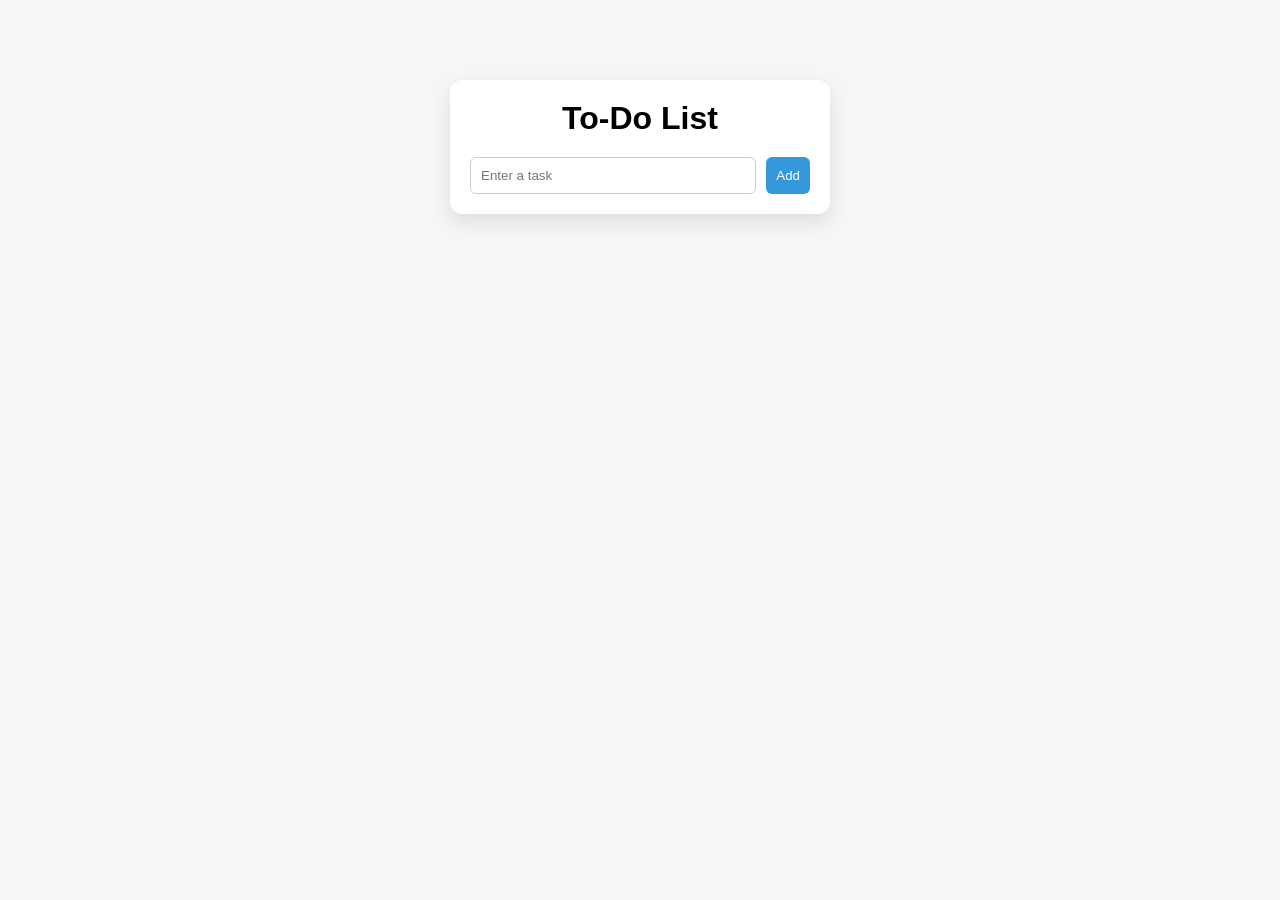
<file: index.html>
<!DOCTYPE html>
<html lang="en">
<head>
    <meta charset="UTF-8">
    <meta name="viewport" content="width=device-width, initial-scale=1.0">
    <title>To-Do List</title>
    <link rel="stylesheet" href="styles.css">
</head>
<body>

    <div class="container">
        <h1>To-Do List</h1>

        <div class="input-section">
            <input type="text" id="taskInput" placeholder="Enter a task">
            <button id="addBtn">Add</button>
        </div>

        <ul id="taskList"></ul>
    </div>

    <script src="script.js"></script>
</body>
</html>
</file>
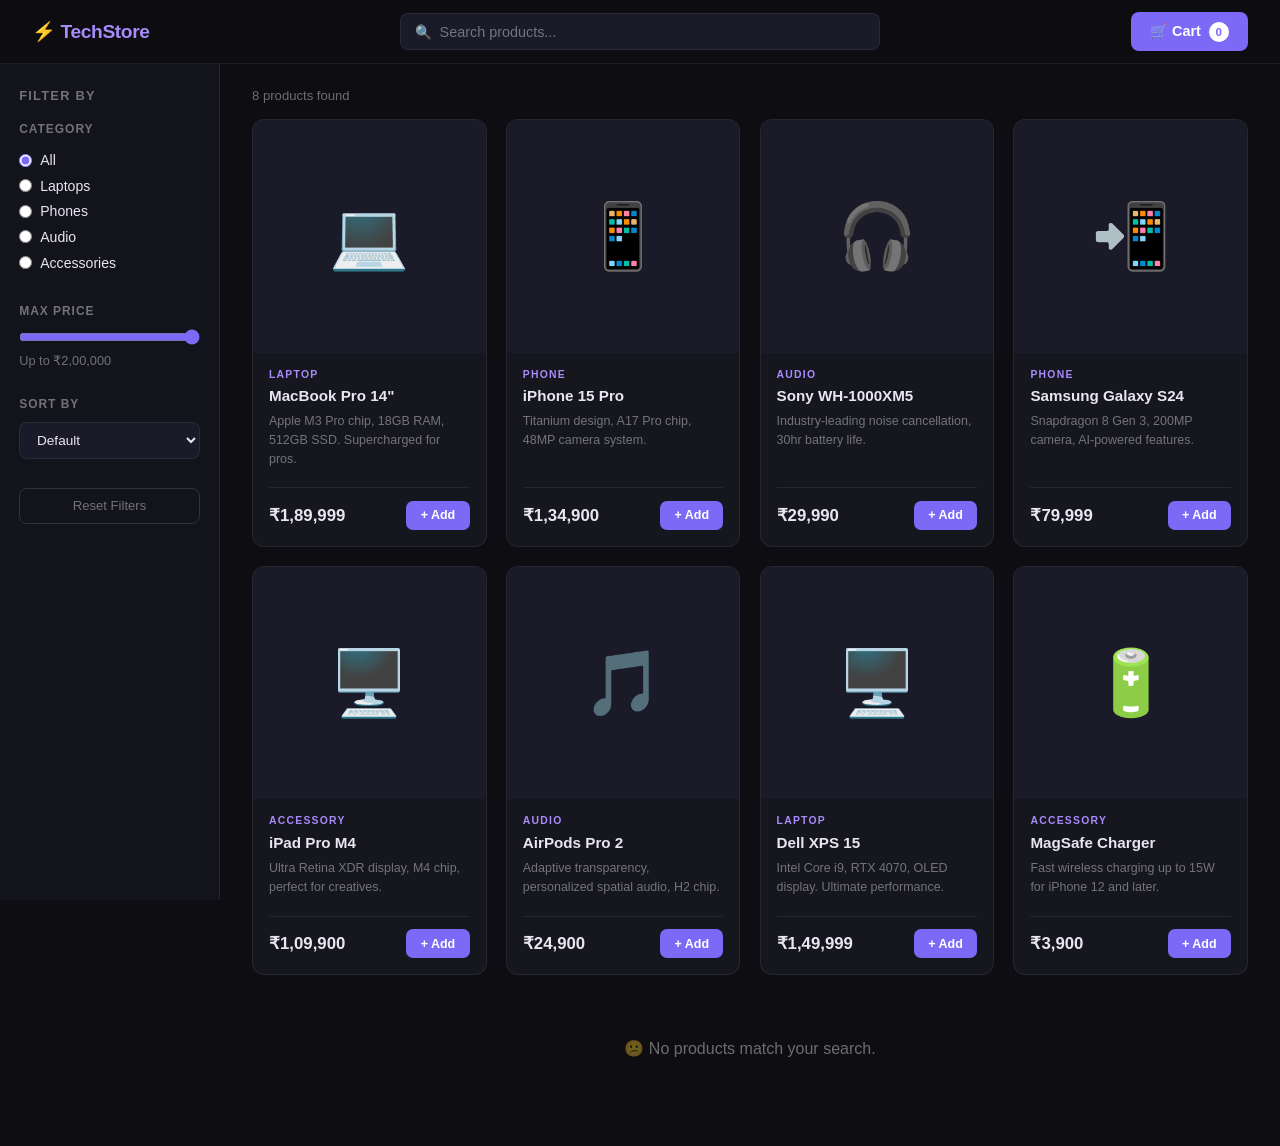
<file: task-10/index.html>
<!DOCTYPE html>
<html lang="en">
<head>
  <meta charset="UTF-8"/>
  <meta name="viewport" content="width=device-width, initial-scale=1.0"/>
  <title>TechStore — Electronics</title>
  <link rel="stylesheet" href="styles.css"/>
</head>
<body>

  <!-- NAVBAR -->
  <header class="navbar">
    <div class="nav-left">
      <span class="nav-logo">⚡ TechStore</span>
    </div>
    <div class="nav-center">
      <div class="search-wrapper">
        <span class="search-icon">🔍</span>
        <input
          type="text"
          id="search-input"
          placeholder="Search products..."
          autocomplete="off"
        />
      </div>
    </div>
    <div class="nav-right">
      <button class="cart-btn" id="cart-toggle" aria-label="Open cart">
        🛒 Cart
        <span class="cart-count" id="cart-count">0</span>
      </button>
    </div>
  </header>

  <!-- MAIN LAYOUT -->
  <div class="layout">

    <!-- SIDEBAR FILTERS -->
    <aside class="sidebar">
      <h3 class="sidebar-title">Filter by</h3>

      <div class="filter-group">
        <p class="filter-label">Category</p>
        <label class="filter-option">
          <input type="radio" name="category" value="all" checked/> All
        </label>
        <label class="filter-option">
          <input type="radio" name="category" value="laptop"/> Laptops
        </label>
        <label class="filter-option">
          <input type="radio" name="category" value="phone"/> Phones
        </label>
        <label class="filter-option">
          <input type="radio" name="category" value="audio"/> Audio
        </label>
        <label class="filter-option">
          <input type="radio" name="category" value="accessory"/> Accessories
        </label>
      </div>

      <div class="filter-group">
        <p class="filter-label">Max Price</p>
        <input type="range" id="price-range" min="0" max="200000" value="200000" step="1000"/>
        <p class="range-value">Up to ₹<span id="price-display">2,00,000</span></p>
      </div>

      <div class="filter-group">
        <p class="filter-label">Sort by</p>
        <select id="sort-select">
          <option value="default">Default</option>
          <option value="price-asc">Price: Low → High</option>
          <option value="price-desc">Price: High → Low</option>
          <option value="name-asc">Name: A → Z</option>
        </select>
      </div>

      <button class="btn-reset" id="reset-filters">Reset Filters</button>
    </aside>

    <!-- PRODUCT GRID -->
    <main class="main-content">
      <div class="results-bar">
        <p id="results-count"></p>
      </div>
      <div class="product-grid" id="product-grid"></div>
      <p class="no-results hidden" id="no-results">
        😕 No products match your search.
      </p>
    </main>
  </div>

  <!-- CART DRAWER -->
  <div class="cart-overlay hidden" id="cart-overlay"></div>
  <aside class="cart-drawer hidden" id="cart-drawer">
    <div class="cart-header">
      <h2>Your Cart</h2>
      <button class="cart-close" id="cart-close" aria-label="Close cart">✕</button>
    </div>

    <div class="cart-items" id="cart-items">
      <!-- populated by JS -->
    </div>

    <div class="cart-empty hidden" id="cart-empty">
      <p>🛒 Your cart is empty</p>
      <span>Add some products!</span>
    </div>

    <div class="cart-footer" id="cart-footer">
      <div class="coupon-row">
        <input type="text" id="coupon-input" placeholder="Coupon code" />
        <button id="coupon-apply">Apply</button>
      </div>
      <p class="coupon-msg" id="coupon-msg"></p>

      <div class="price-breakdown">
        <div class="price-row">
          <span>Subtotal</span>
          <span id="subtotal"></span>
        </div>
        <div class="price-row" id="discount-row" style="display:none">
          <span>Discount</span>
          <span id="discount-amount" class="green"></span>
        </div>
        <div class="price-row">
          <span>Tax (18% GST)</span>
          <span id="tax-amount"></span>
        </div>
        <div class="price-row total-row">
          <span>Total</span>
          <span id="total-amount"></span>
        </div>
      </div>

      <button class="btn-checkout" id="checkout-btn">
        Proceed to Checkout →
      </button>
    </div>
  </aside>

  <!-- TOAST -->
  <div class="toast hidden" id="toast"></div>

  <script type="module" src="js/main.js"></script>
</body>
</html>
</file>
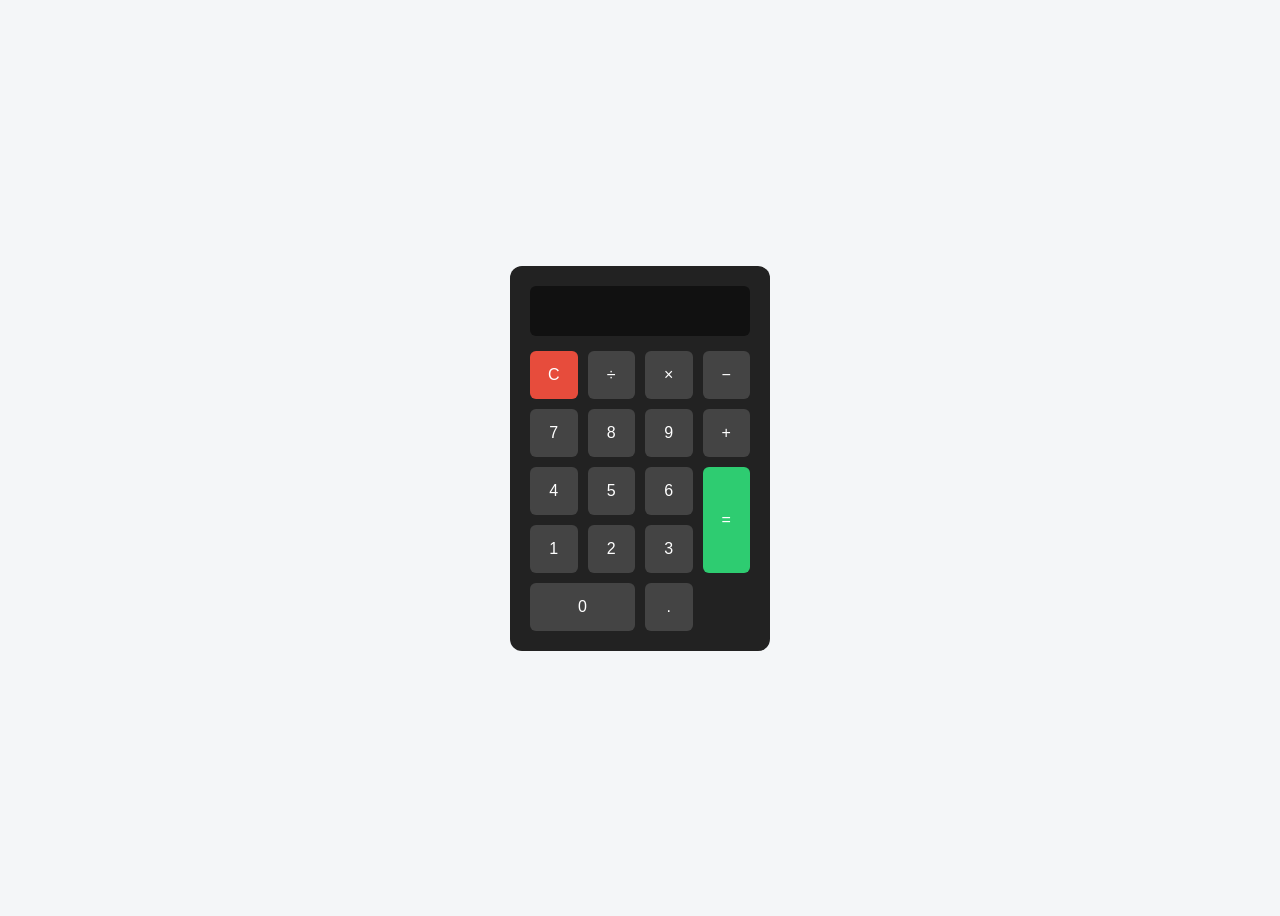
<file: task-2/index.html>
<!DOCTYPE html>
<html lang="en">
<head>
    <meta charset="UTF-8">
    <meta name="viewport" content="width=device-width, initial-scale=1.0">
    <title>Calculator</title>
    <link rel="stylesheet" href="styles.css">
</head>
<body>

    <div class="calculator">
        <input type="text" id="display" disabled>

        <div class="buttons">
            <button onclick="clearDisplay()">C</button>
            <button onclick="append('/')">÷</button>
            <button onclick="append('*')">×</button>
            <button onclick="append('-')">−</button>

            <button onclick="append('7')">7</button>
            <button onclick="append('8')">8</button>
            <button onclick="append('9')">9</button>
            <button onclick="append('+')">+</button>

            <button onclick="append('4')">4</button>
            <button onclick="append('5')">5</button>
            <button onclick="append('6')">6</button>
            <button onclick="calculate()" class="equal">=</button>

            <button onclick="append('1')">1</button>
            <button onclick="append('2')">2</button>
            <button onclick="append('3')">3</button>

            <button onclick="append('0')" class="zero">0</button>
            <button onclick="append('.')">.</button>
        </div>
    </div>

    <script src="script.js" defer></script>
</body>
</html>
</file>
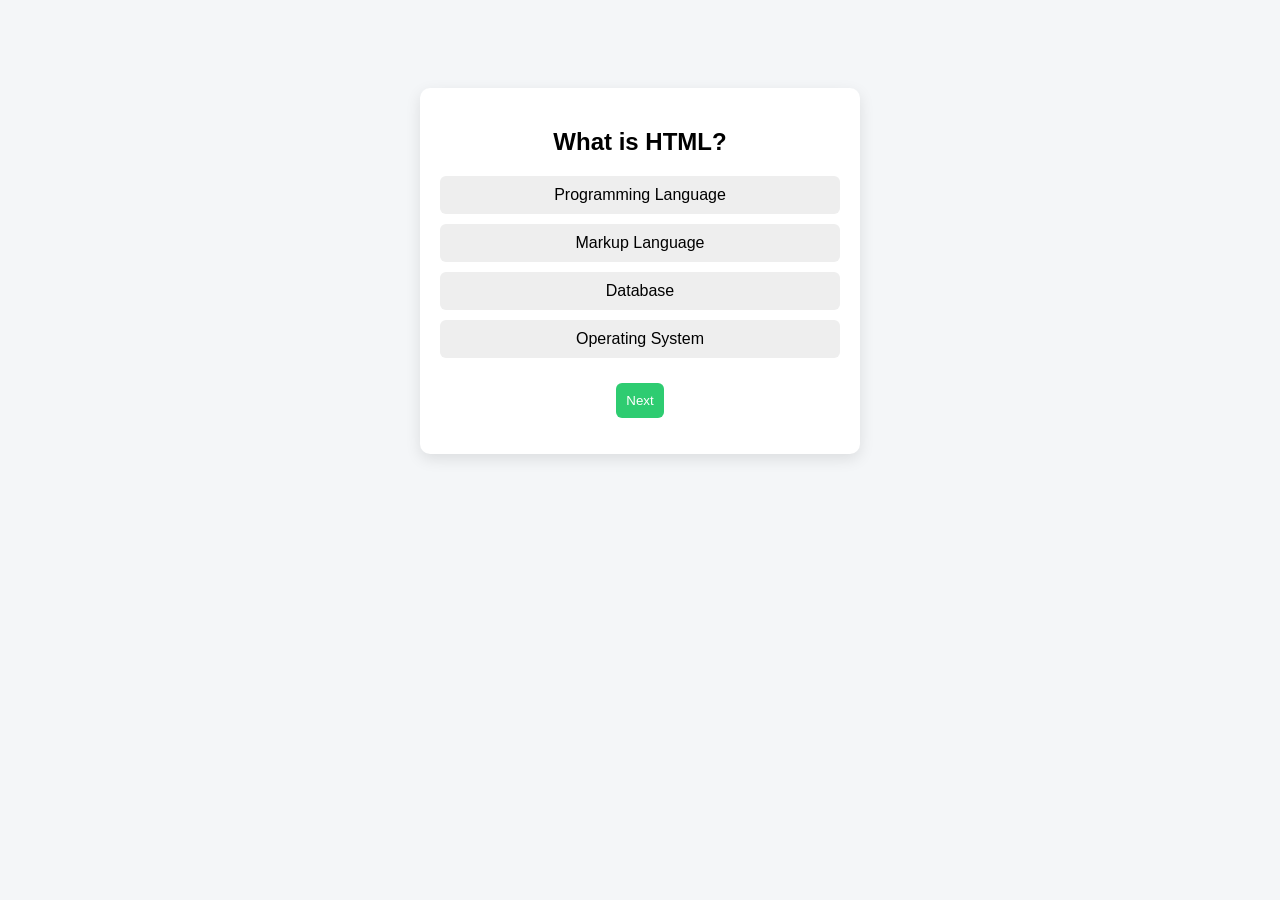
<file: task-5/index.html>
<!DOCTYPE html>
<html lang="en">
<head>
    <meta charset="UTF-8">
    <meta name="viewport" content="width=device-width, initial-scale=1.0">
    <title>Quiz App</title>
    <link rel="stylesheet" href="styles.css">
</head>
<body>

    <div class="quiz-container">
        <h2 id="question">Question here</h2>

        <div id="options"></div>

        <button id="nextBtn">Next</button>

        <p id="result"></p>
    </div>

    <script src="script.js"></script>
</body>
</html>
</file>
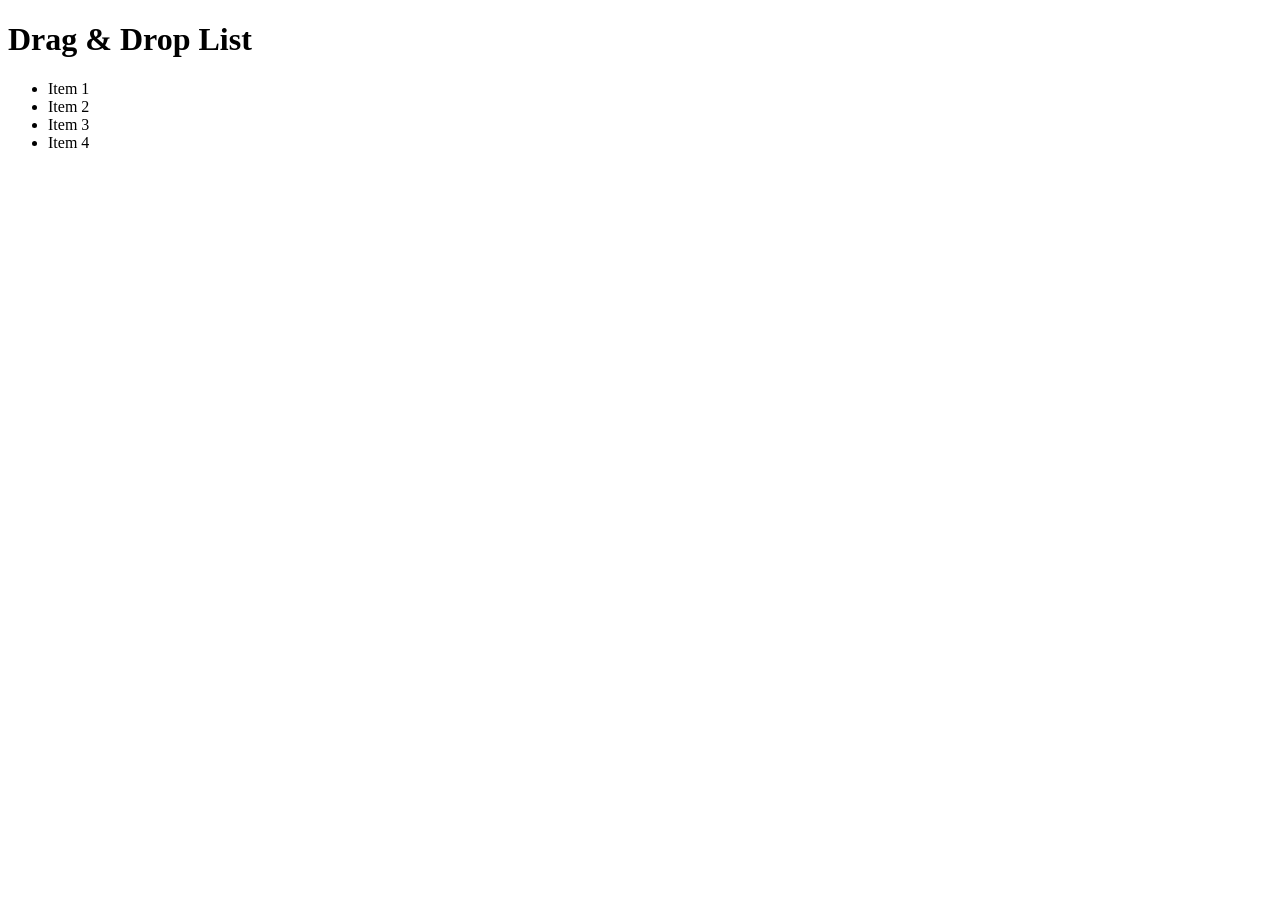
<file: task-6/index.html>
<!DOCTYPE html>
<html lang="en">
<head>
    <meta charset="UTF-8">
    <meta name="viewport" content="width=device-width, initial-scale=1.0">
    <title>Drag Drop List</title>
    <link rel="stylesheet" href="styles.css">
</head>
<body>

    <h1>Drag & Drop List</h1>

    <ul id="list">
        <li draggable="true">Item 1</li>
        <li draggable="true">Item 2</li>
        <li draggable="true">Item 3</li>
        <li draggable="true">Item 4</li>
    </ul>

    <script src="script.js"></script>
</body>
</html>
</file>
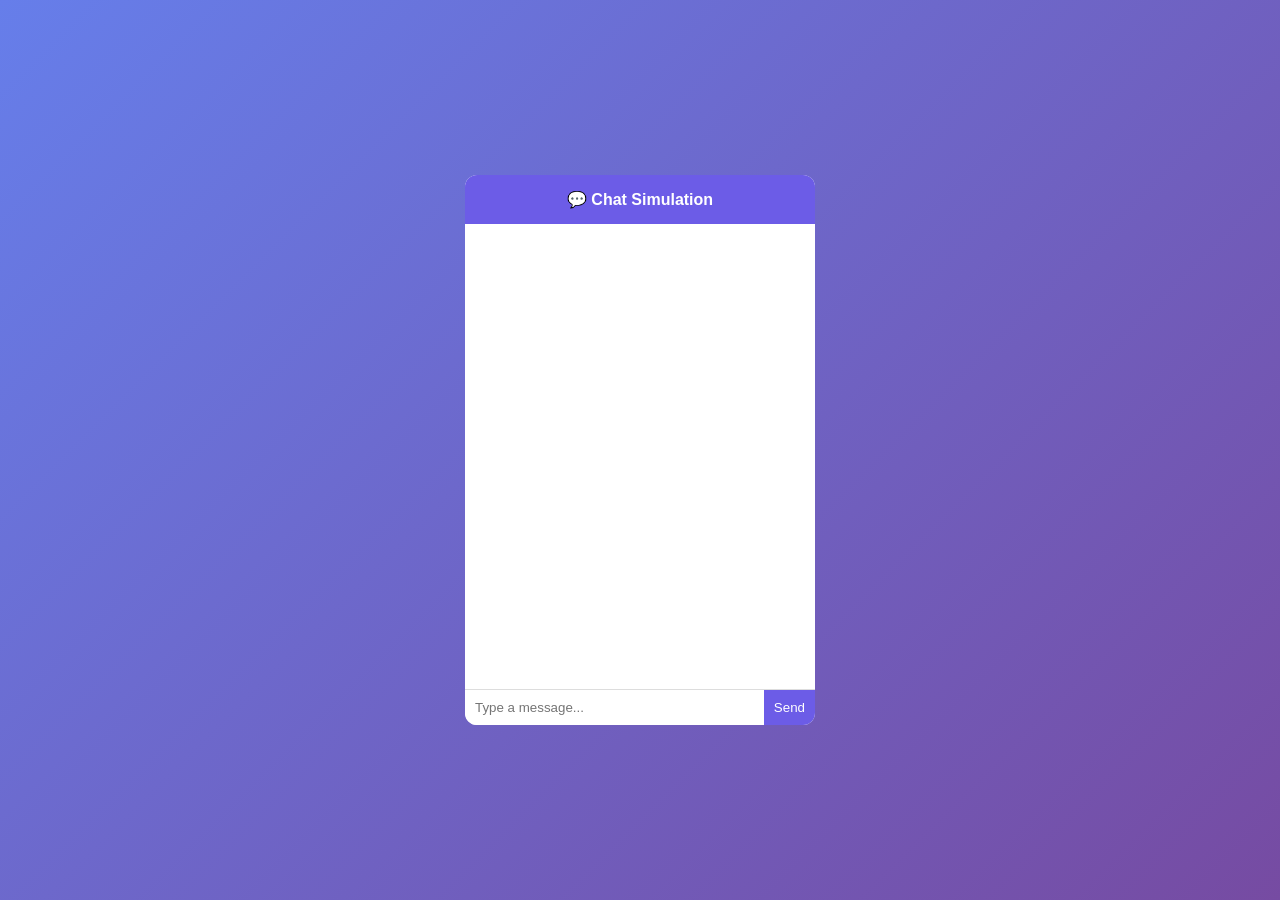
<file: task-7/index.html>
<!DOCTYPE html>
<html lang="en">
<head>
    <meta charset="UTF-8">
    <meta name="viewport" content="width=device-width, initial-scale=1.0">
    <title>Chat Simulation</title>
    <link rel="stylesheet" href="styles.css">
</head>
<body>

    <div class="chat-container">

        <div class="chat-header">
            💬 Chat Simulation
        </div>

        <div id="chatBox" class="chat-box"></div>

        <div class="input-area">
            <input type="text" id="messageInput" placeholder="Type a message...">
            <button id="sendBtn">Send</button>
        </div>

    </div>

    <script src="script.js"></script>
</body>
</html>
</file>
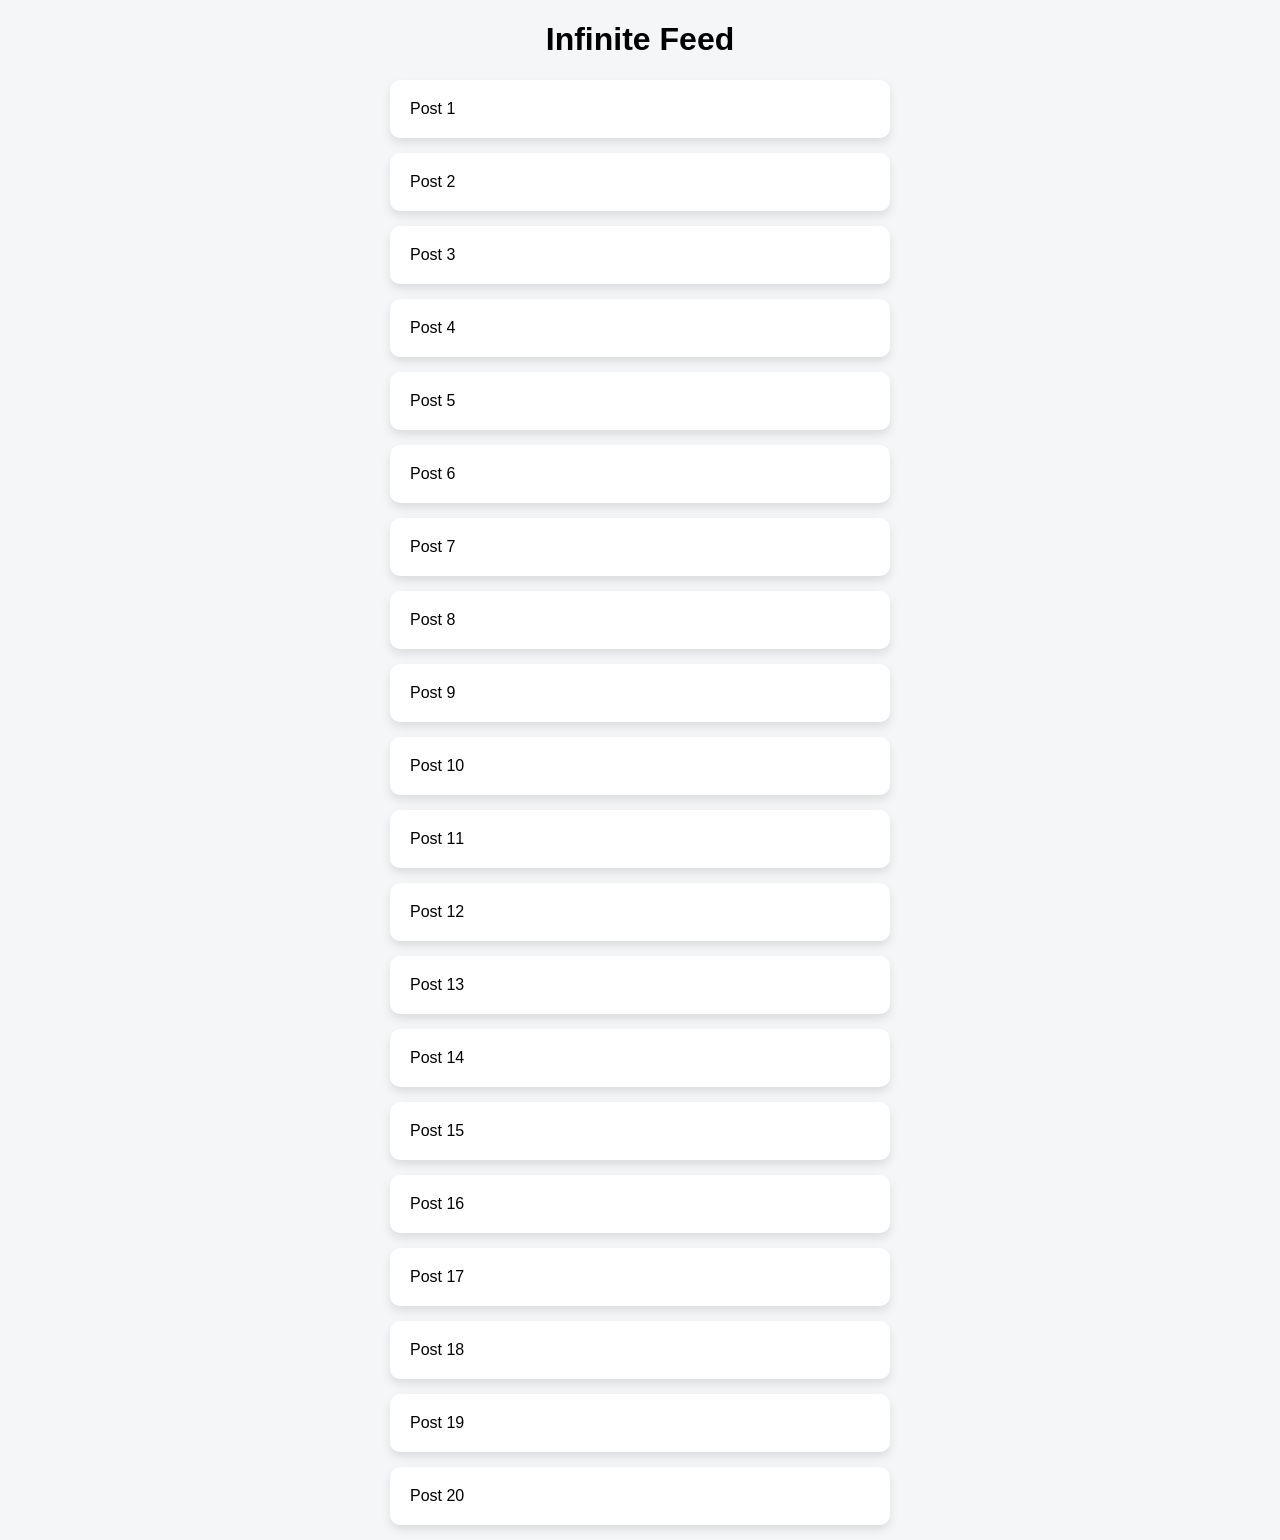
<file: task-9/index.html>
<!DOCTYPE html>
<html lang="en">
<head>
    <meta charset="UTF-8">
    <meta name="viewport" content="width=device-width, initial-scale=1.0">
    <title>Infinite Scroll</title>
    <link rel="stylesheet" href="styles.css">
</head>
<body>

    <h1>Infinite Feed</h1>

    <div id="container"></div>

    <div id="loader">Loading...</div>

    <script src="script.js"></script>
</body>
</html>
</file>
<file: styles.css>
* {
    margin: 0;
    padding: 0;
    box-sizing: border-box;
}

body {
    font-family: Arial, sans-serif;
    background: #f4f6f8;
    display: flex;
    justify-content: center;
    padding-top: 80px;
}

.container {
    background: white;
    padding: 20px;
    width: 380px;
    border-radius: 12px;
    box-shadow: 0 8px 20px rgba(0,0,0,0.1);
}

h1 {
    text-align: center;
    margin-bottom: 20px;
}

.input-section {
    display: flex;
    gap: 10px;
}

input {
    flex: 1;
    padding: 10px;
    border-radius: 6px;
    border: 1px solid #ccc;
}

button {
    padding: 10px;
    border: none;
    border-radius: 6px;
    cursor: pointer;
    color: white;
}

/* Add button */
#addBtn {
    background: #3498db;
}

#addBtn:hover {
    background: #2980b9;
}

/* Task item */
li {
    background: #f9f9f9;
    padding: 10px;
    margin-top: 10px;
    border-radius: 8px;

    display: flex;
    justify-content: space-between;
    align-items: center;

    transition: transform 0.2s;
}

li:hover {
    transform: scale(1.02);
}

/* Task text */
.task-text {
    flex: 1;
}

/* Completed */
.completed {
    text-decoration: line-through;
    color: gray;
}

/* Buttons */
.actions button {
    margin-left: 5px;
    padding: 5px 8px;
    font-size: 12px;
}

/* Specific buttons */
.complete-btn {
    background: #2ecc71;
}

.edit-btn {
    background: #f39c12;
}

.delete-btn {
    background: #e74c3c;
}
</file>
<file: task-10/styles.css>
/* ── Reset ───────────────────────────────────────────── */
*, *::before, *::after { margin: 0; padding: 0; box-sizing: border-box; }

:root {
  --bg:        #0d0d12;
  --bg-2:      #13131c;
  --bg-3:      #1a1a28;
  --bg-card:   #16161f;
  --border:    rgba(255,255,255,.07);
  --border-b:  rgba(255,255,255,.13);
  --accent:    #7c6af7;
  --accent-2:  #a78bfa;
  --green:     #39ff7e;
  --red:       #ff5555;
  --text:      #e8e6f0;
  --muted:     rgba(255,255,255,.4);
  --radius:    12px;
  --nav-h:     64px;
}

body {
  background: var(--bg);
  color: var(--text);
  font-family: 'Segoe UI', sans-serif;
  min-height: 100vh;
}

/* ── Navbar ──────────────────────────────────────────── */
.navbar {
  position: sticky; top: 0; z-index: 100;
  height: var(--nav-h);
  display: flex; align-items: center;
  justify-content: space-between;
  padding: 0 2rem; gap: 1.5rem;
  background: rgba(13,13,18,.9);
  backdrop-filter: blur(16px);
  border-bottom: 1px solid var(--border);
}
.nav-logo {
  font-size: 1.2rem; font-weight: 800;
  letter-spacing: -.02em; white-space: nowrap;
  color: var(--accent-2);
}
.nav-center { flex: 1; max-width: 480px; }
.search-wrapper { position: relative; }
.search-icon {
  position: absolute; left: .9rem; top: 50%;
  transform: translateY(-50%);
  font-size: .85rem; pointer-events: none;
}
#search-input {
  width: 100%;
  padding: .6rem 1rem .6rem 2.4rem;
  background: var(--bg-3);
  border: 1px solid var(--border);
  border-radius: 8px; color: var(--text);
  font-size: .9rem; outline: none;
  transition: border-color .2s;
}
#search-input:focus { border-color: var(--accent); }
#search-input::placeholder { color: var(--muted); }

.cart-btn {
  display: flex; align-items: center; gap: .5rem;
  background: var(--accent);
  color: #fff; border: none;
  padding: .6rem 1.2rem;
  border-radius: 8px; font-size: .9rem;
  font-weight: 600; cursor: pointer;
  transition: opacity .2s, transform .2s;
  white-space: nowrap;
}
.cart-btn:hover { opacity: .85; transform: translateY(-1px); }
.cart-count {
  background: #fff; color: var(--accent);
  font-size: .72rem; font-weight: 800;
  width: 20px; height: 20px;
  border-radius: 50%;
  display: flex; align-items: center; justify-content: center;
}

/* ── Layout ──────────────────────────────────────────── */
.layout {
  display: grid;
  grid-template-columns: 220px 1fr;
  gap: 0;
  min-height: calc(100vh - var(--nav-h));
}

/* ── Sidebar ─────────────────────────────────────────── */
.sidebar {
  background: var(--bg-2);
  border-right: 1px solid var(--border);
  padding: 1.5rem 1.2rem;
  position: sticky;
  top: var(--nav-h);
  height: calc(100vh - var(--nav-h));
  overflow-y: auto;
}
.sidebar-title {
  font-size: .8rem; font-weight: 700;
  letter-spacing: .1em; text-transform: uppercase;
  color: var(--muted); margin-bottom: 1.2rem;
}
.filter-group { margin-bottom: 1.8rem; }
.filter-label {
  font-size: .75rem; font-weight: 600;
  text-transform: uppercase; letter-spacing: .08em;
  color: var(--muted); margin-bottom: .7rem;
}
.filter-option {
  display: flex; align-items: center; gap: .5rem;
  font-size: .88rem; padding: .3rem 0;
  cursor: pointer; transition: color .2s;
}
.filter-option:hover { color: var(--accent-2); }
.filter-option input[type="radio"] { accent-color: var(--accent); }

#price-range {
  width: 100%; accent-color: var(--accent);
  margin-bottom: .5rem;
}
.range-value { font-size: .8rem; color: var(--muted); }

#sort-select {
  width: 100%; padding: .55rem .8rem;
  background: var(--bg-3);
  border: 1px solid var(--border);
  border-radius: 8px; color: var(--text);
  font-size: .85rem; outline: none;
  cursor: pointer;
}
#sort-select option { background: var(--bg-2); }

.btn-reset {
  width: 100%; padding: .6rem;
  background: transparent;
  border: 1px solid var(--border-b);
  border-radius: 8px; color: var(--muted);
  font-size: .82rem; cursor: pointer;
  transition: border-color .2s, color .2s;
}
.btn-reset:hover { border-color: var(--red); color: var(--red); }

/* ── Main Content ────────────────────────────────────── */
.main-content { padding: 1.5rem 2rem; }
.results-bar { margin-bottom: 1rem; }
#results-count { font-size: .82rem; color: var(--muted); }

/* ── Product Grid ────────────────────────────────────── */
.product-grid {
  display: grid;
  grid-template-columns: repeat(auto-fill, minmax(220px, 1fr));
  gap: 1.2rem;
}
.no-results {
  text-align: center; padding: 4rem 2rem;
  color: var(--muted); font-size: 1rem;
}

/* ── Product Card ────────────────────────────────────── */
.product-card {
  background: var(--bg-card);
  border: 1px solid var(--border);
  border-radius: var(--radius);
  overflow: hidden;
  display: flex; flex-direction: column;
  transition: transform .25s, border-color .25s, box-shadow .25s;
  animation: fadeUp .3s ease both;
}
.product-card:hover {
  transform: translateY(-5px);
  border-color: var(--border-b);
  box-shadow: 0 12px 40px rgba(0,0,0,.4);
}
.product-img {
  width: 100%; aspect-ratio: 1;
  object-fit: contain;
  background: var(--bg-3);
  padding: 1.2rem;
  font-size: 4rem;
  display: flex; align-items: center; justify-content: center;
}
.product-body { padding: 1rem; flex: 1; display: flex; flex-direction: column; gap: .4rem; }
.product-category {
  font-size: .65rem; font-weight: 700;
  letter-spacing: .12em; text-transform: uppercase;
  color: var(--accent-2);
}
.product-name { font-size: .95rem; font-weight: 700; line-height: 1.3; }
.product-desc { font-size: .78rem; color: var(--muted); line-height: 1.5; flex: 1; }
.product-footer {
  display: flex; align-items: center;
  justify-content: space-between;
  margin-top: .8rem; padding-top: .8rem;
  border-top: 1px solid var(--border);
}
.product-price { font-size: 1.05rem; font-weight: 800; }
.btn-add {
  background: var(--accent);
  color: #fff; border: none;
  padding: .45rem .9rem;
  border-radius: 7px; font-size: .78rem;
  font-weight: 600; cursor: pointer;
  transition: opacity .2s, transform .2s;
}
.btn-add:hover { opacity: .85; transform: scale(1.05); }
.btn-add.added {
  background: var(--green);
  color: #000;
}

/* ── Cart Drawer ─────────────────────────────────────── */
.cart-overlay {
  position: fixed; inset: 0;
  background: rgba(0,0,0,.6);
  z-index: 200;
  backdrop-filter: blur(4px);
}
.cart-drawer {
  position: fixed; top: 0; right: 0;
  width: min(420px, 100vw);
  height: 100vh;
  background: var(--bg-2);
  border-left: 1px solid var(--border);
  z-index: 201;
  display: flex; flex-direction: column;
  transform: translateX(0);
  transition: transform .35s cubic-bezier(.77,0,.18,1);
}
.cart-drawer.hidden,
.cart-overlay.hidden { display: none; }

.cart-header {
  display: flex; align-items: center;
  justify-content: space-between;
  padding: 1.2rem 1.5rem;
  border-bottom: 1px solid var(--border);
  flex-shrink: 0;
}
.cart-header h2 { font-size: 1.1rem; font-weight: 700; }
.cart-close {
  background: var(--bg-3); border: none;
  color: var(--text); width: 30px; height: 30px;
  border-radius: 50%; cursor: pointer;
  font-size: .9rem; transition: background .2s;
  display: flex; align-items: center; justify-content: center;
}
.cart-close:hover { background: var(--red); }

.cart-items {
  flex: 1; overflow-y: auto;
  padding: 1rem 1.5rem;
  display: flex; flex-direction: column; gap: .8rem;
  scrollbar-width: thin;
  scrollbar-color: #2a2a4a transparent;
}

/* Cart Item */
.cart-item {
  display: grid;
  grid-template-columns: 56px 1fr auto;
  gap: .8rem; align-items: center;
  background: var(--bg-3);
  border: 1px solid var(--border);
  border-radius: 10px; padding: .8rem;
  animation: fadeUp .2s ease;
}
.cart-item-emoji {
  font-size: 2rem;
  display: flex; align-items: center; justify-content: center;
  background: var(--bg); border-radius: 8px;
  width: 56px; height: 56px;
}
.cart-item-name { font-size: .88rem; font-weight: 600; margin-bottom: .3rem; }
.cart-item-price { font-size: .8rem; color: var(--muted); }
.qty-controls {
  display: flex; align-items: center; gap: .4rem;
  margin-top: .4rem;
}
.qty-btn {
  width: 24px; height: 24px;
  background: var(--bg-2); border: 1px solid var(--border-b);
  border-radius: 5px; color: var(--text);
  font-size: 1rem; cursor: pointer;
  display: flex; align-items: center; justify-content: center;
  transition: background .2s;
}
.qty-btn:hover { background: var(--accent); }
.qty-value { font-size: .85rem; font-weight: 700; min-width: 20px; text-align: center; }
.remove-btn {
  background: none; border: none;
  color: var(--muted); font-size: 1.1rem;
  cursor: pointer; padding: .3rem;
  transition: color .2s;
  align-self: flex-start;
}
.remove-btn:hover { color: var(--red); }

.cart-empty {
  flex: 1; display: flex;
  flex-direction: column; align-items: center;
  justify-content: center; gap: .5rem;
  color: var(--muted);
}
.cart-empty p { font-size: 1.5rem; }
.cart-empty span { font-size: .85rem; }

/* Cart Footer */
.cart-footer {
  padding: 1.2rem 1.5rem;
  border-top: 1px solid var(--border);
  flex-shrink: 0;
}
.coupon-row {
  display: flex; gap: .5rem; margin-bottom: .4rem;
}
#coupon-input {
  flex: 1; padding: .6rem .8rem;
  background: var(--bg-3);
  border: 1px solid var(--border);
  border-radius: 8px; color: var(--text);
  font-size: .85rem; outline: none;
  transition: border-color .2s;
  text-transform: uppercase;
}
#coupon-input:focus { border-color: var(--accent); }
#coupon-input::placeholder { text-transform: none; color: var(--muted); }
#coupon-apply {
  padding: .6rem 1rem;
  background: var(--accent);
  color: #fff; border: none;
  border-radius: 8px; font-size: .82rem;
  font-weight: 600; cursor: pointer;
  transition: opacity .2s;
}
#coupon-apply:hover { opacity: .85; }
.coupon-msg { font-size: .78rem; margin-bottom: .8rem; min-height: 1rem; }
.coupon-msg.success { color: var(--green); }
.coupon-msg.error   { color: var(--red); }

.price-breakdown { display: flex; flex-direction: column; gap: .5rem; margin-bottom: 1rem; }
.price-row {
  display: flex; justify-content: space-between;
  font-size: .88rem; color: var(--muted);
}
.total-row {
  font-size: 1rem; font-weight: 800;
  color: var(--text);
  padding-top: .5rem;
  border-top: 1px solid var(--border);
}
.green { color: var(--green); }

.btn-checkout {
  width: 100%; padding: .9rem;
  background: linear-gradient(135deg, var(--accent), #a78bfa);
  color: #fff; border: none;
  border-radius: 10px; font-size: .95rem;
  font-weight: 700; cursor: pointer;
  transition: opacity .2s, transform .2s;
}
.btn-checkout:hover { opacity: .9; transform: translateY(-2px); }

/* ── Toast ───────────────────────────────────────────── */
.toast {
  position: fixed; bottom: 2rem; left: 50%;
  transform: translateX(-50%);
  background: var(--bg-3);
  border: 1px solid var(--border-b);
  color: var(--text);
  padding: .75rem 1.5rem;
  border-radius: 8px; font-size: .88rem;
  z-index: 500;
  animation: fadeUp .3s ease;
  box-shadow: 0 8px 30px rgba(0,0,0,.4);
}
.toast.hidden { display: none; }

/* ── Animations ──────────────────────────────────────── */
@keyframes fadeUp {
  from { opacity: 0; transform: translateY(16px); }
  to   { opacity: 1; transform: translateY(0); }
}

/* ── Responsive ──────────────────────────────────────── */
@media (max-width: 768px) {
  .layout { grid-template-columns: 1fr; }
  .sidebar {
    position: static; height: auto;
    display: flex; flex-wrap: wrap; gap: 1rem;
    border-right: none; border-bottom: 1px solid var(--border);
  }
  .filter-group { margin-bottom: 0; min-width: 140px; }
  .main-content { padding: 1rem; }
  .navbar { padding: 0 1rem; gap: .8rem; }
  .nav-logo { font-size: 1rem; }
}
@media (max-width: 480px) {
  .product-grid { grid-template-columns: repeat(2, 1fr); }
  #search-input { font-size: .82rem; }
}
</file>
<file: task-2/styles.css>
* {
    box-sizing: border-box;
}

body {
    font-family: Arial;
    display: flex;
    justify-content: center;
    align-items: center;
    height: 100vh;
    background: #f4f6f8;
}

.calculator {
    background: #222;
    padding: 20px;
    border-radius: 12px;
    width: 260px;
}

#display {
    width: 100%;
    height: 50px;
    margin-bottom: 15px;
    text-align: right;
    font-size: 20px;
    padding: 10px;
    border: none;
    border-radius: 6px;

    background: #111;   /* darker background */
    color: white;       /* 🔥 THIS makes numbers white */
}

#display {
    letter-spacing: 1px;
    font-weight: bold;
}

.buttons {
    display: grid;
    grid-template-columns: repeat(4, 1fr);
    gap: 10px;
}

button {
    padding: 15px;
    font-size: 16px;
    border: none;
    border-radius: 6px;
    cursor: pointer;
    background: #444;
    color: white;
}

button:hover {
    background: #666;
}

.equal {
    background: #2ecc71;
    grid-row: span 2;
}

.zero {
    grid-column: span 2;
}

button:nth-child(1) {
    background: #e74c3c;
}
</file>
<file: task-5/styles.css>
body {
    font-family: Arial;
    background: #f4f6f8;
    display: flex;
    justify-content: center;
    padding-top: 80px;
}

.quiz-container {
    background: white;
    padding: 20px;
    width: 400px;
    border-radius: 10px;
    text-align: center;
    box-shadow: 0 5px 15px rgba(0,0,0,0.1);
}

.option {
    display: block;
    background: #eee;
    margin: 10px 0;
    padding: 10px;
    cursor: pointer;
    border-radius: 6px;
}

.option:hover {
    background: #ddd;
}

.selected {
    background: #3498db;
    color: white;
}

button {
    margin-top: 15px;
    padding: 10px;
    background: #2ecc71;
    color: white;
    border: none;
    border-radius: 6px;
    cursor: pointer;
}
</file>
<file: task-6/styles.css>
<!DOCTYPE html>
<html lang="en">
<head>
    <meta charset="UTF-8">
    <meta name="viewport" content="width=device-width, initial-scale=1.0">
    <title>Drag Drop List</title>
    <link rel="stylesheet" href="styles.css">
</head>
<body>

    <h1>Drag & Drop List</h1>

    <ul id="list">
        <li draggable="true">Item 1</li>
        <li draggable="true">Item 2</li>
        <li draggable="true">Item 3</li>
        <li draggable="true">Item 4</li>
    </ul>

    <script src="script.js"></script>
</body>
</html>
</file>
<file: task-7/styles.css>
body {
    margin: 0;
    font-family: Arial;
    background: linear-gradient(135deg, #667eea, #764ba2);
    display: flex;
    justify-content: center;
    align-items: center;
    height: 100vh;
}

/* Container */
.chat-container {
    width: 350px;
    height: 550px;
    background: white;
    border-radius: 12px;
    display: flex;
    flex-direction: column;
    overflow: hidden;
}

/* Header */
.chat-header {
    background: #6c5ce7;
    color: white;
    padding: 15px;
    text-align: center;
    font-weight: bold;
}

/* Chat area */
.chat-box {
    flex: 1;
    padding: 10px;
    overflow-y: auto;
}

/* Messages */
.message {
    margin: 8px 0;
    max-width: 70%;
    padding: 10px;
    border-radius: 10px;
    position: relative;
    animation: fadeIn 0.3s ease;
}

/* User */
.user {
    background: #74b9ff;
    color: white;
    margin-left: auto;
}

/* Bot */
.bot {
    background: #dfe6e9;
}

/* Timestamp */
.time {
    font-size: 10px;
    margin-top: 5px;
    opacity: 0.6;
}

/* Input area */
.input-area {
    display: flex;
    border-top: 1px solid #ddd;
}

input {
    flex: 1;
    padding: 10px;
    border: none;
    outline: none;
}

button {
    padding: 10px;
    border: none;
    background: #6c5ce7;
    color: white;
    cursor: pointer;
}

button:hover {
    background: #5a4bcf;
}

/* Animation */
@keyframes fadeIn {
    from { opacity: 0; transform: translateY(10px); }
    to { opacity: 1; transform: translateY(0); }
}

/* Responsive */
@media (max-width: 500px) {
    .chat-container {
        width: 95%;
        height: 90vh;
    }
}
</file>
<file: task-9/styles.css>
body {
    font-family: Arial;
    background: #f4f6f8;
    text-align: center;
}

#container {
    max-width: 500px;
    margin: auto;
}

/* Card */
.post {
    background: white;
    margin: 15px 0;
    padding: 20px;
    border-radius: 10px;
    text-align: left;
    box-shadow: 0 5px 10px rgba(0,0,0,0.1);
}

/* Loader */
#loader {
    margin: 20px;
    font-weight: bold;
    display: none;
}
</file>
